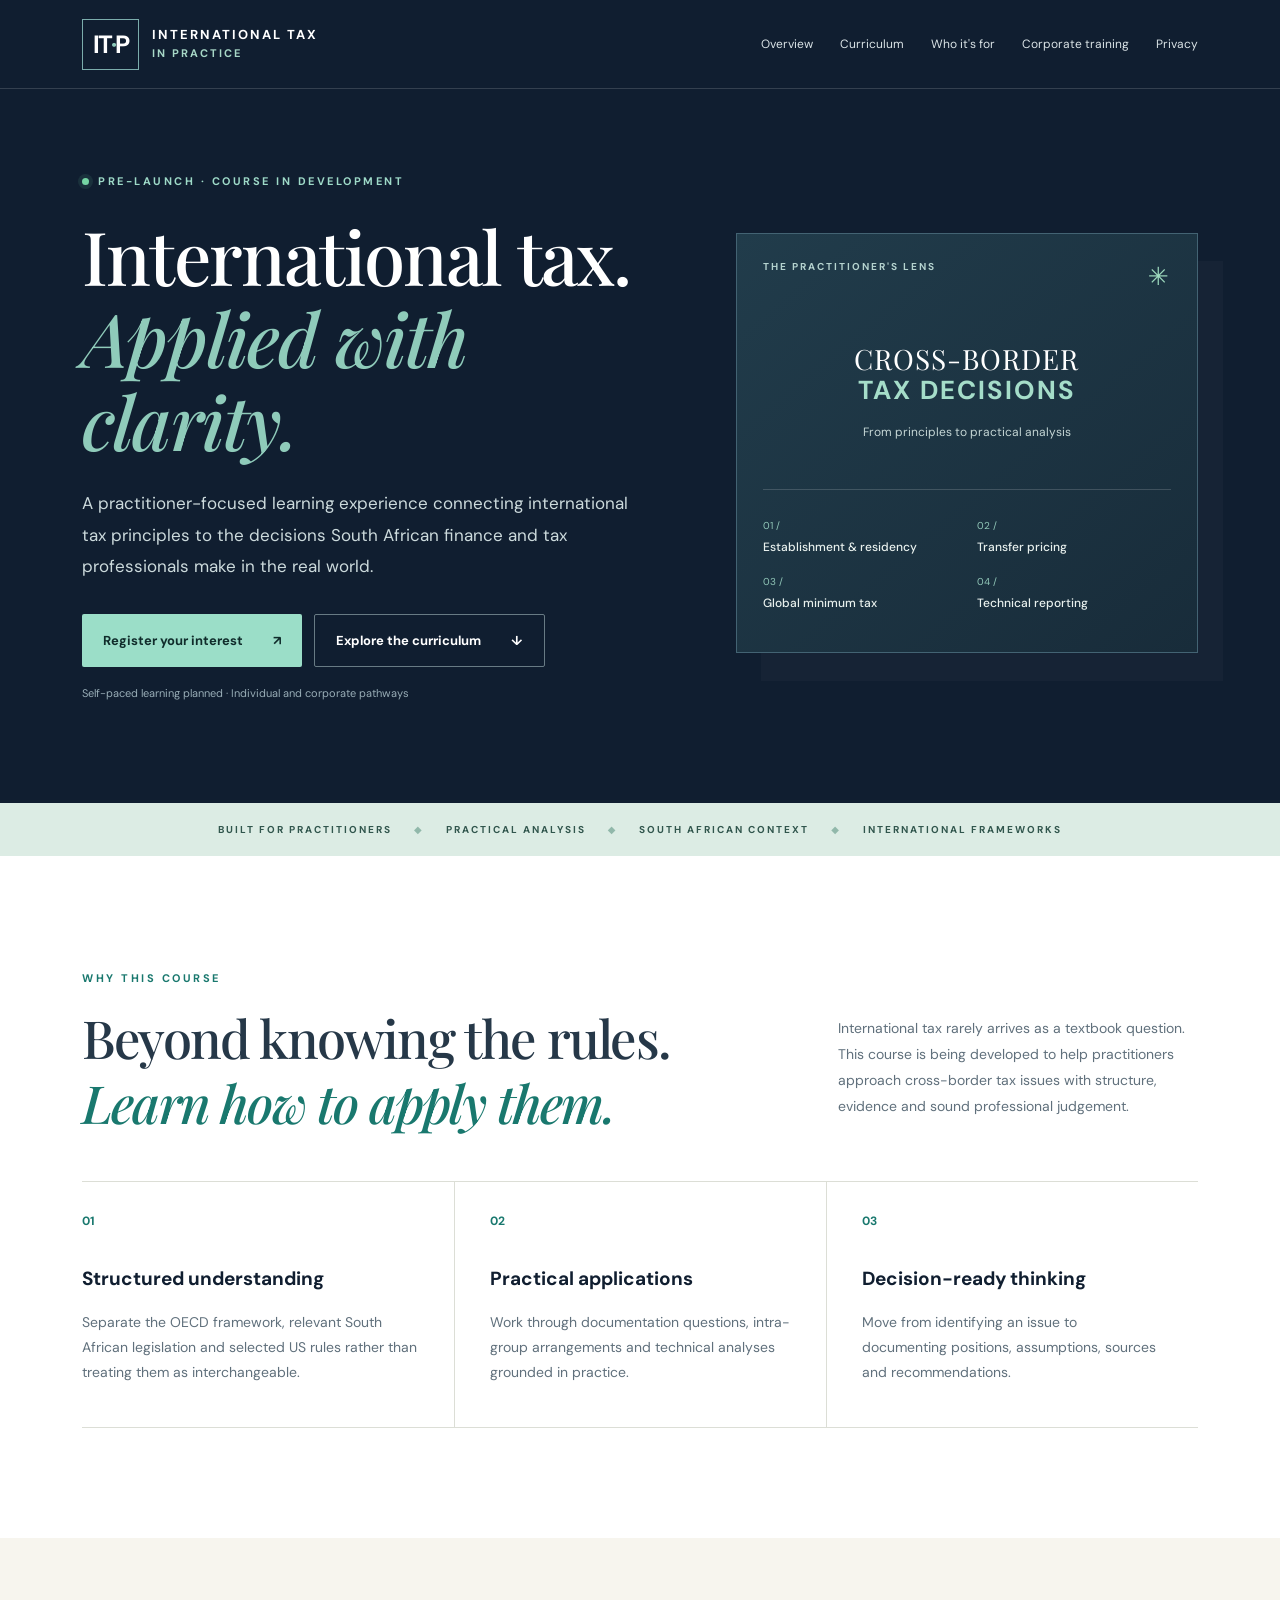
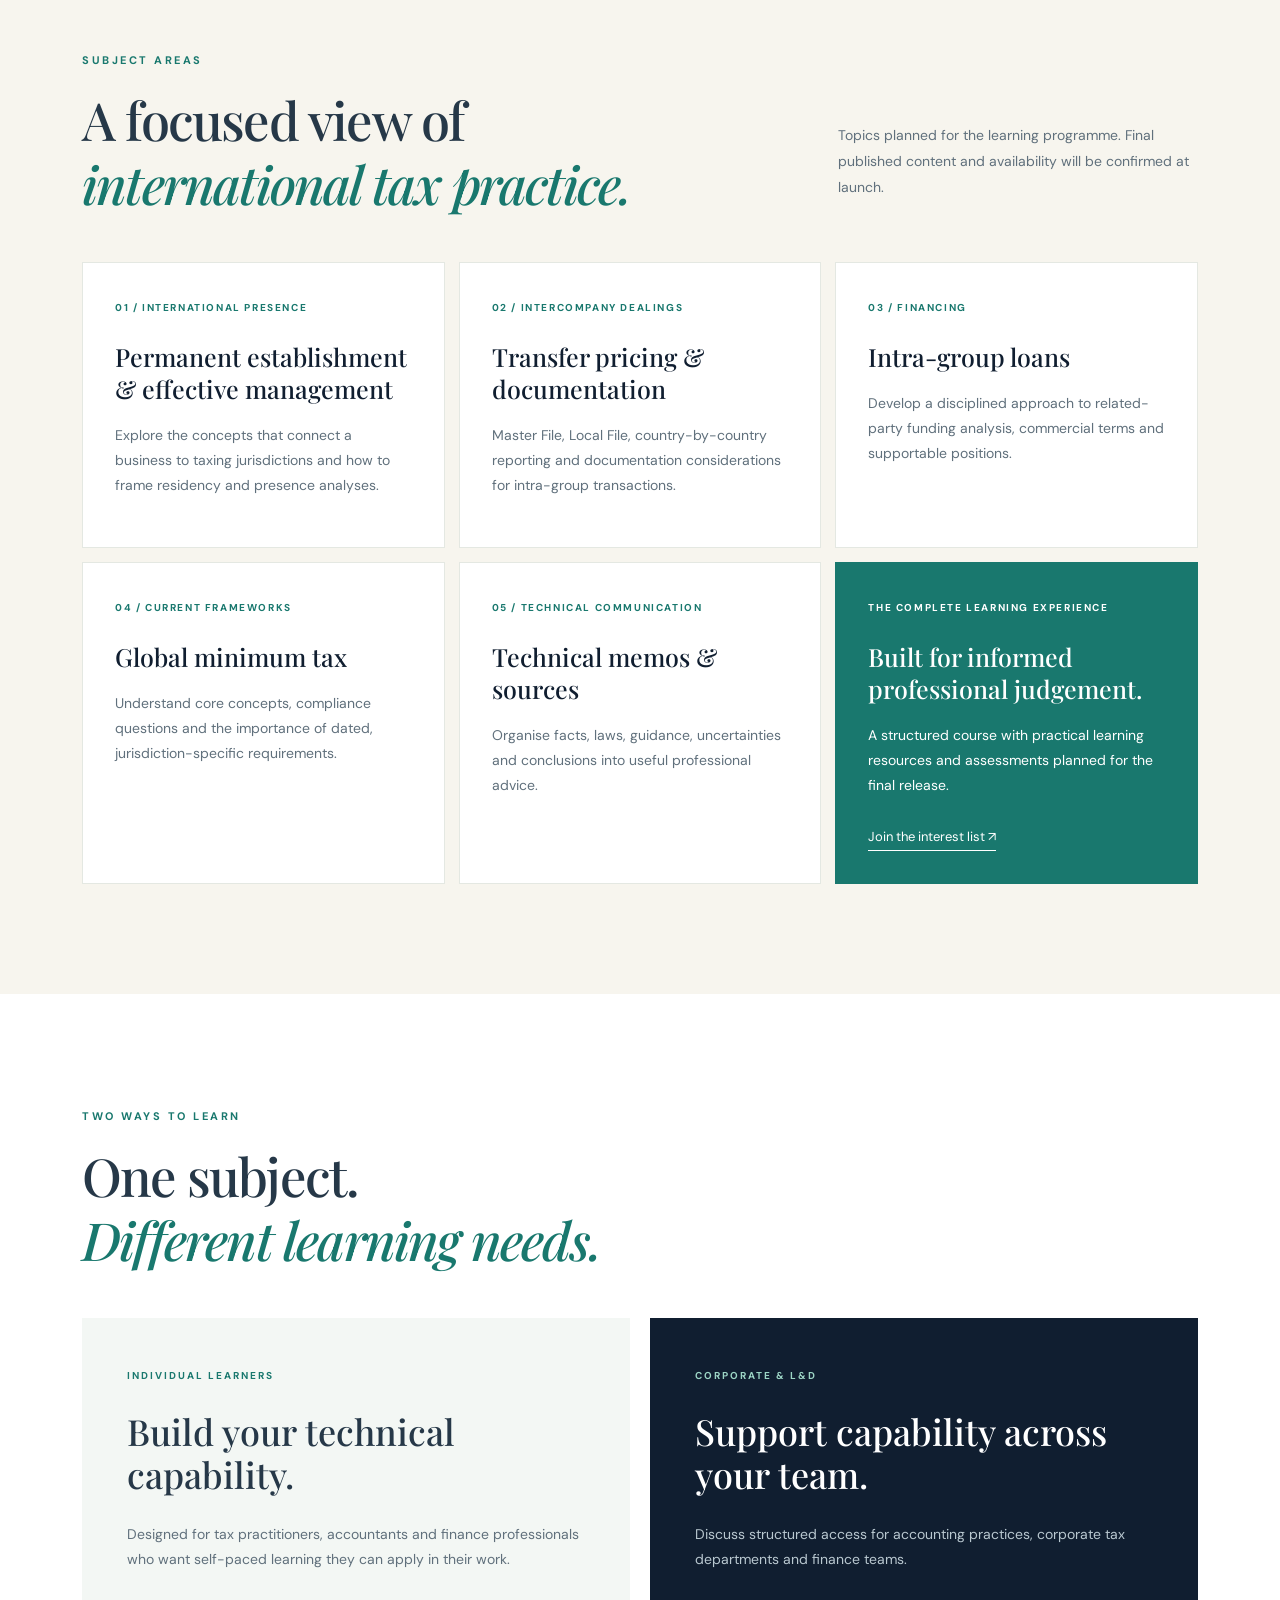
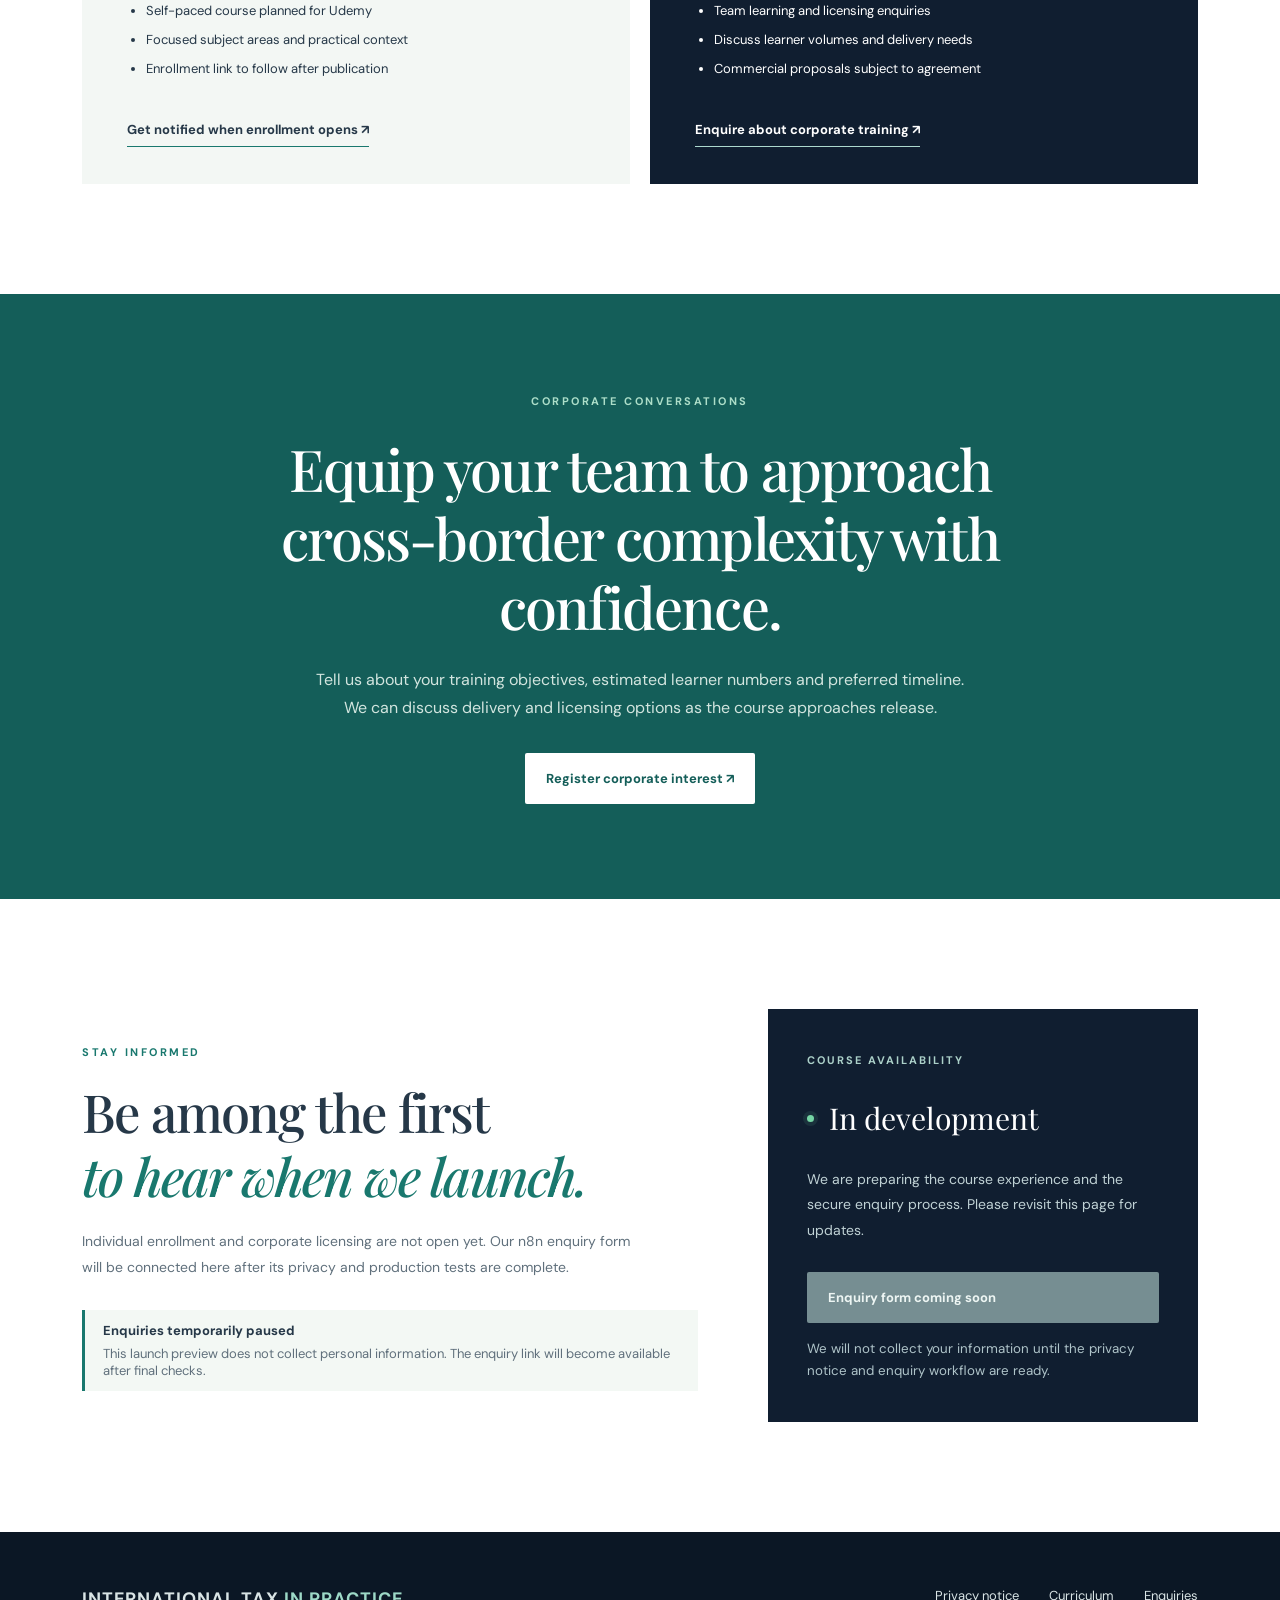
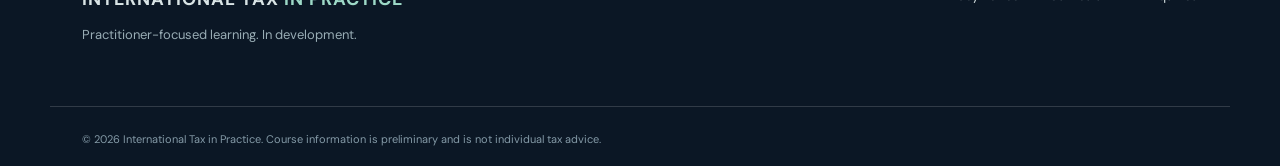
<file: index.html>
<!doctype html>
<html lang="en-ZA">
<head>
  <meta charset="utf-8"><meta name="viewport" content="width=device-width, initial-scale=1">
  <meta name="description" content="International Tax in Practice — a self-paced course exploring permanent establishment, transfer pricing, global minimum tax and cross-border tax analysis for South African practitioners.">
  <meta name="theme-color" content="#101e30"><title>International Tax in Practice | Practitioner-focused learning</title>
  <link rel="stylesheet" href="styles.css">
</head>
<body>
<header class="site-header"><div class="wrap header-inner"><a href="index.html" class="brand" aria-label="International Tax in Practice home"><span class="brand-mark">IT<span>·</span>P</span><span class="brand-name">INTERNATIONAL TAX<br><small>IN PRACTICE</small></span></a><button class="menu-toggle" aria-label="Toggle navigation" aria-controls="site-nav" aria-expanded="false">Menu ☰</button><nav id="site-nav"><a href="#overview">Overview</a><a href="#curriculum">Curriculum</a><a href="#audiences">Who it's for</a><a href="#corporate">Corporate training</a><a href="privacy.html">Privacy</a></nav></div></header>
<main>
<section class="hero"><div class="wrap hero-grid"><div class="hero-content"><span class="eyebrow"><span class="signal"></span> PRE-LAUNCH · COURSE IN DEVELOPMENT</span><h1>International tax.<br><em>Applied with clarity.</em></h1><p class="hero-lede">A practitioner-focused learning experience connecting international tax principles to the decisions South African finance and tax professionals make in the real world.</p><div class="actions"><a class="btn btn-primary" href="#register">Register your interest <span aria-hidden="true">↗</span></a><a class="btn btn-secondary" href="#curriculum">Explore the curriculum <span aria-hidden="true">↓</span></a></div><p class="micro">Self-paced learning planned · Individual and corporate pathways</p></div><div class="hero-visual" aria-label="Key course disciplines"><div class="visual-heading"><span>THE PRACTITIONER'S LENS</span><span class="star">✳</span></div><div class="visual-center">CROSS-BORDER<br><b>TAX DECISIONS</b><span>From principles to practical analysis</span></div><div class="visual-grid"><div><span>01 /</span><strong>Establishment &amp; residency</strong></div><div><span>02 /</span><strong>Transfer pricing</strong></div><div><span>03 /</span><strong>Global minimum tax</strong></div><div><span>04 /</span><strong>Technical reporting</strong></div></div></div></div></section>
<div class="ticker"><div class="wrap">BUILT FOR PRACTITIONERS <span>◆</span> PRACTICAL ANALYSIS <span>◆</span> SOUTH AFRICAN CONTEXT <span>◆</span> INTERNATIONAL FRAMEWORKS</div></div>
<section id="overview" class="section wrap"><div class="section-heading"><div><span class="overline">WHY THIS COURSE</span><h2>Beyond knowing the rules.<br><em>Learn how to apply them.</em></h2></div><p>International tax rarely arrives as a textbook question. This course is being developed to help practitioners approach cross-border tax issues with structure, evidence and sound professional judgement.</p></div><div class="trio"><article class="feature"><div class="feature-no">01</div><h3>Structured understanding</h3><p>Separate the OECD framework, relevant South African legislation and selected US rules rather than treating them as interchangeable.</p></article><article class="feature"><div class="feature-no">02</div><h3>Practical applications</h3><p>Work through documentation questions, intra-group arrangements and technical analyses grounded in practice.</p></article><article class="feature"><div class="feature-no">03</div><h3>Decision-ready thinking</h3><p>Move from identifying an issue to documenting positions, assumptions, sources and recommendations.</p></article></div></section>
<section id="curriculum" class="section pale"><div class="wrap"><div class="section-heading"><div><span class="overline">SUBJECT AREAS</span><h2>A focused view of<br><em>international tax practice.</em></h2></div><p>Topics planned for the learning programme. Final published content and availability will be confirmed at launch.</p></div><div class="curriculum-grid"><article><span>01 / INTERNATIONAL PRESENCE</span><h3>Permanent establishment &amp; effective management</h3><p>Explore the concepts that connect a business to taxing jurisdictions and how to frame residency and presence analyses.</p></article><article><span>02 / INTERCOMPANY DEALINGS</span><h3>Transfer pricing &amp; documentation</h3><p>Master File, Local File, country-by-country reporting and documentation considerations for intra-group transactions.</p></article><article><span>03 / FINANCING</span><h3>Intra-group loans</h3><p>Develop a disciplined approach to related-party funding analysis, commercial terms and supportable positions.</p></article><article><span>04 / CURRENT FRAMEWORKS</span><h3>Global minimum tax</h3><p>Understand core concepts, compliance questions and the importance of dated, jurisdiction-specific requirements.</p></article><article><span>05 / TECHNICAL COMMUNICATION</span><h3>Technical memos &amp; sources</h3><p>Organise facts, laws, guidance, uncertainties and conclusions into useful professional advice.</p></article><article class="course-card"><span>THE COMPLETE LEARNING EXPERIENCE</span><h3>Built for informed professional judgement.</h3><p>A structured course with practical learning resources and assessments planned for the final release.</p><a href="#register">Join the interest list ↗</a></article></div></div></section>
<section id="audiences" class="section wrap"><div class="section-heading"><div><span class="overline">TWO WAYS TO LEARN</span><h2>One subject.<br><em>Different learning needs.</em></h2></div></div><div class="audience-grid"><article class="audience"><span class="mini-pill">INDIVIDUAL LEARNERS</span><h3>Build your technical capability.</h3><p>Designed for tax practitioners, accountants and finance professionals who want self-paced learning they can apply in their work.</p><ul><li>Self-paced course planned for Udemy</li><li>Focused subject areas and practical context</li><li>Enrollment link to follow after publication</li></ul><a class="text-link" href="#register">Get notified when enrollment opens ↗</a></article><article class="audience dark"><span class="mini-pill">CORPORATE &amp; L&amp;D</span><h3>Support capability across your team.</h3><p>Discuss structured access for accounting practices, corporate tax departments and finance teams.</p><ul><li>Team learning and licensing enquiries</li><li>Discuss learner volumes and delivery needs</li><li>Commercial proposals subject to agreement</li></ul><a class="text-link" href="#register">Enquire about corporate training ↗</a></article></div></section>
<section id="corporate" class="statement"><div class="wrap statement-inner"><span class="overline">CORPORATE CONVERSATIONS</span><h2>Equip your team to approach<br>cross-border complexity with confidence.</h2><p>Tell us about your training objectives, estimated learner numbers and preferred timeline. We can discuss delivery and licensing options as the course approaches release.</p><a class="btn btn-light" href="#register">Register corporate interest ↗</a></div></section>
<section id="register" class="section wrap join"><div><span class="overline">STAY INFORMED</span><h2>Be among the first<br><em>to hear when we launch.</em></h2><p>Individual enrollment and corporate licensing are not open yet. Our n8n enquiry form will be connected here after its privacy and production tests are complete.</p><div class="launch-note"><strong>Enquiries temporarily paused</strong><span>This launch preview does not collect personal information. The enquiry link will become available after final checks.</span></div></div><div class="join-panel"><span class="form-label">COURSE AVAILABILITY</span><div class="availability"><span class="signal"></span> In development</div><p>We are preparing the course experience and the secure enquiry process. Please revisit this page for updates.</p><a class="btn btn-disabled" aria-disabled="true" tabindex="-1">Enquiry form coming soon</a><small>We will not collect your information until the privacy notice and enquiry workflow are ready.</small></div></section>
</main><footer><div class="wrap footer-inner"><div><a href="index.html" class="footer-brand">INTERNATIONAL TAX <span>IN PRACTICE</span></a><p>Practitioner-focused learning. In development.</p></div><div><a href="privacy.html">Privacy notice</a><a href="#curriculum">Curriculum</a><a href="#register">Enquiries</a></div></div><div class="wrap footer-bottom">© <span id="year"></span> International Tax in Practice. Course information is preliminary and is not individual tax advice.</div></footer>
<script src="script.js"></script>
</body></html>
</file>
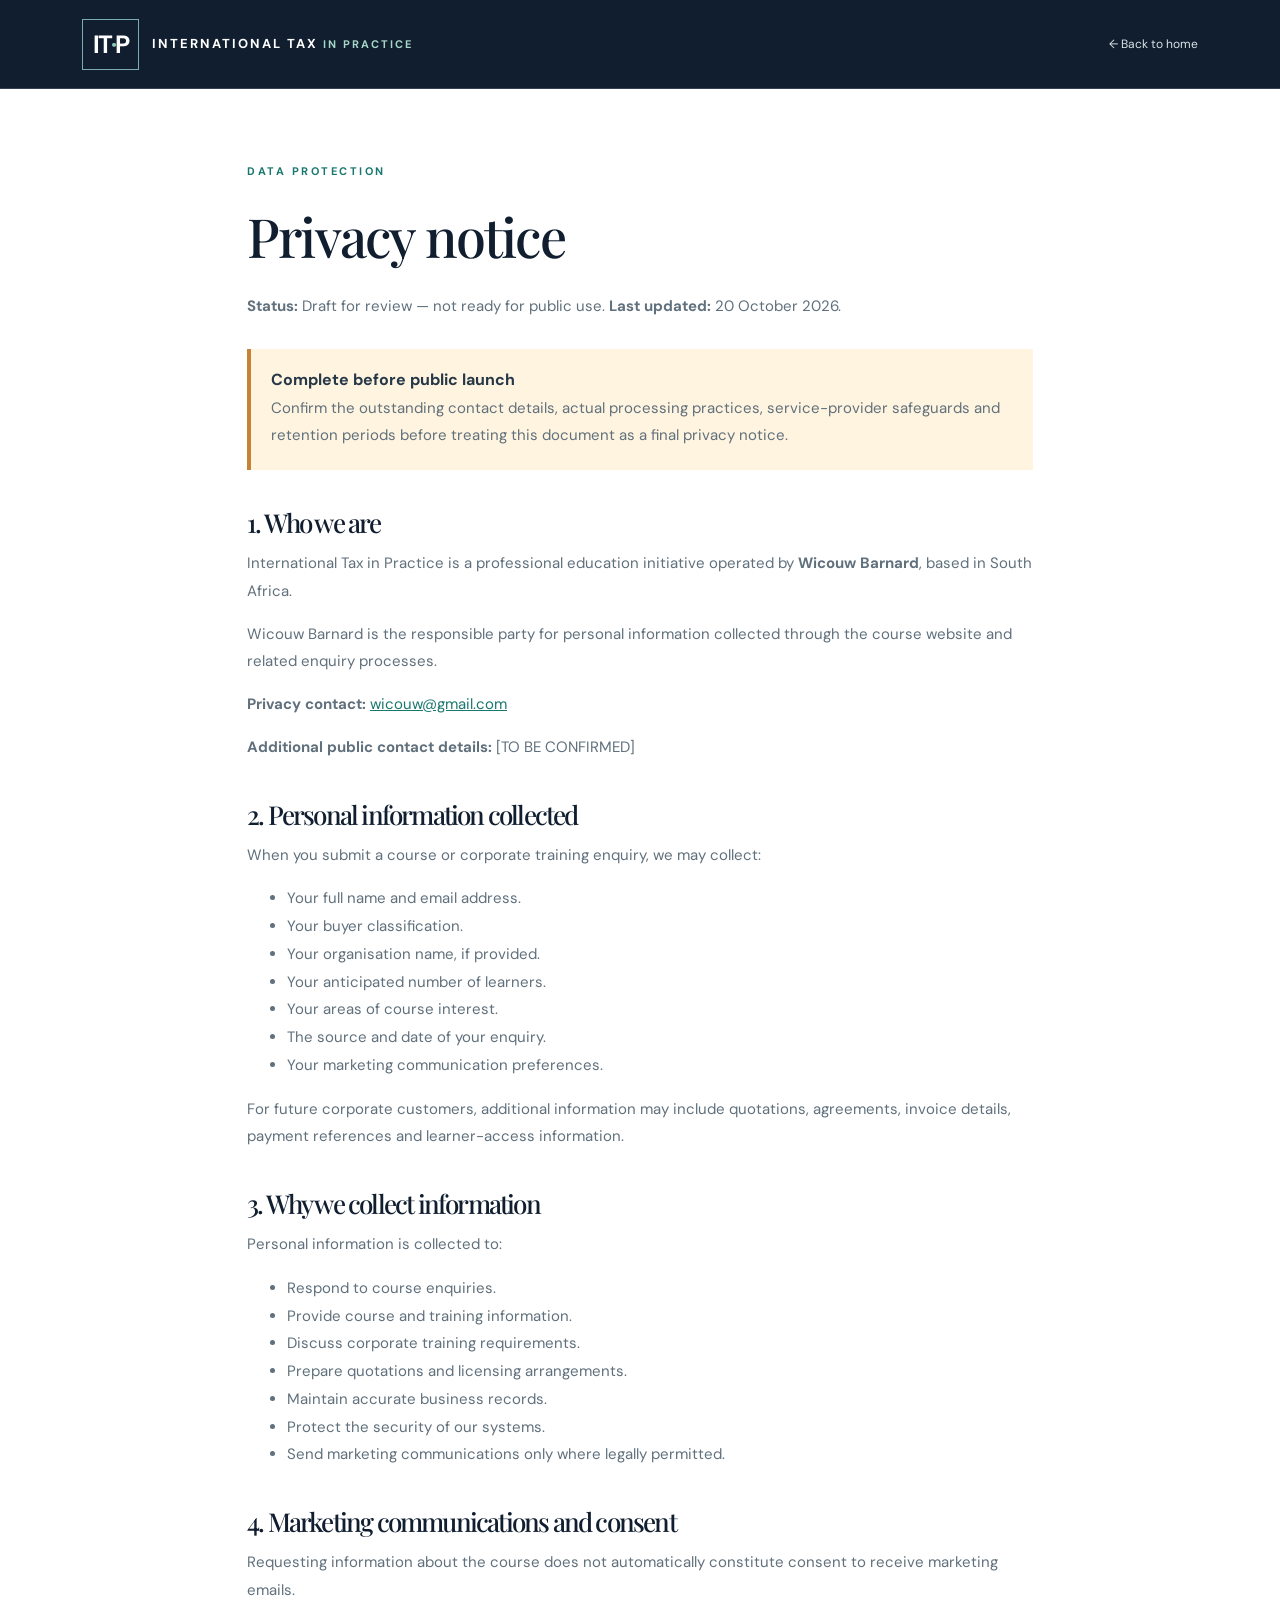
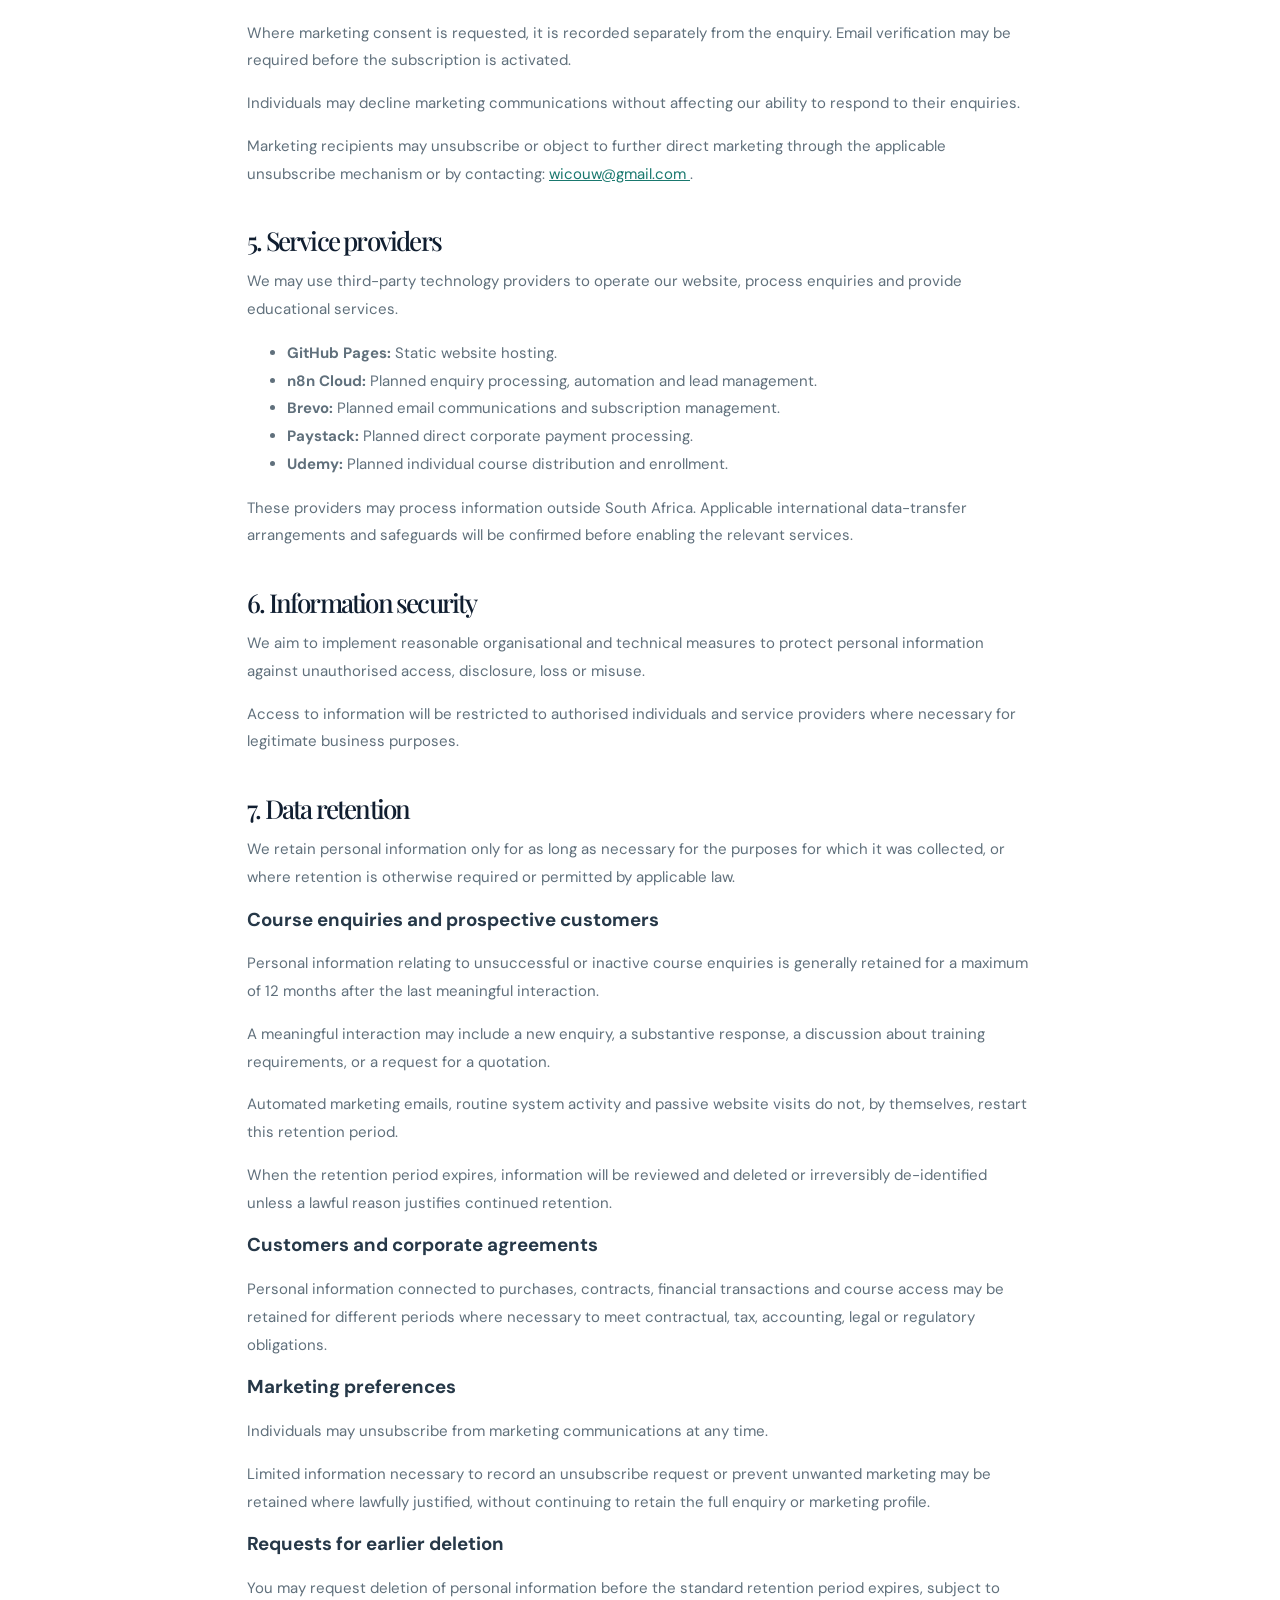
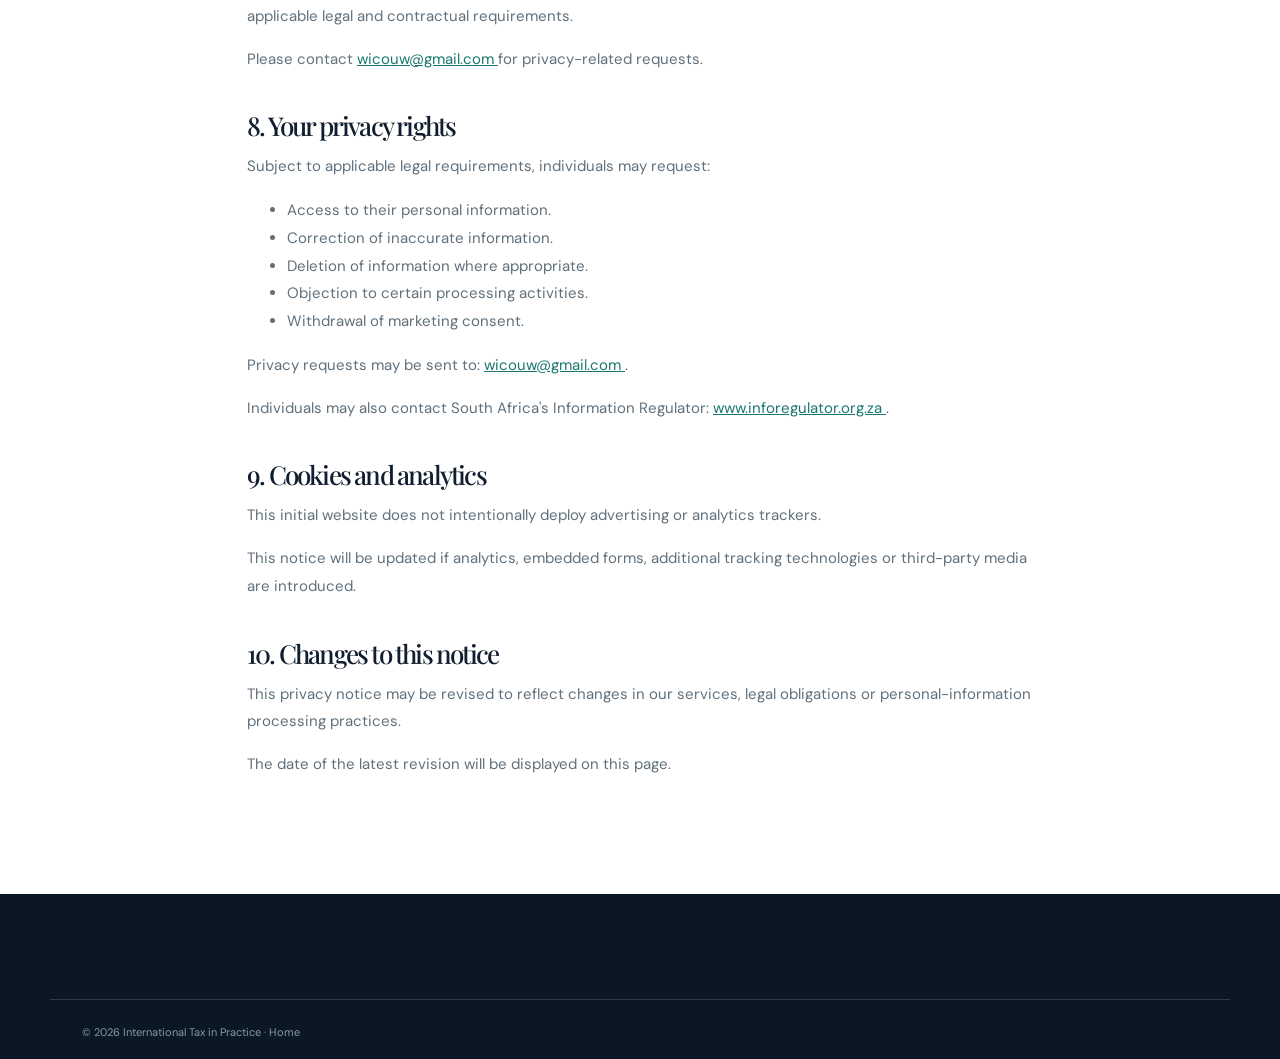
<file: privacy.html>
<!doctype html>
<html lang="en-ZA">
<head>
  <meta charset="utf-8">
  <meta name="viewport"
        content="width=device-width, initial-scale=1">
  <meta name="theme-color" content="#101e30">
  <meta name="robots" content="noindex">

  <title>
    Privacy Notice (Draft) | International Tax in Practice
  </title>

  <link rel="stylesheet" href="styles.css">
</head>

<body>

<header class="site-header">
  <div class="wrap header-inner">
    <a href="index.html" class="brand">
      <span class="brand-mark">
        IT<span>·</span>P
      </span>
      <span class="brand-name">
        INTERNATIONAL TAX
        <small>IN PRACTICE</small>
      </span>
    </a>

    <nav style="display:flex">
      <a href="index.html">← Back to home</a>
    </nav>
  </div>
</header>

<main class="wrap legal">

  <span class="overline">DATA PROTECTION</span>

  <h1>Privacy notice</h1>

  <p>
    <strong>Status:</strong>
    Draft for review — not ready for public use.
    <strong>Last updated:</strong>
    20 October 2026.
  </p>

  <div class="legal-warning">
    <strong>Complete before public launch</strong>
    <p>
      Confirm the outstanding contact details,
      actual processing practices, service-provider
      safeguards and retention periods before
      treating this document as a final privacy notice.
    </p>
  </div>

  <h2>1. Who we are</h2>

  <p>
    International Tax in Practice is a professional
    education initiative operated by
    <strong>Wicouw Barnard</strong>, based in
    South Africa.
  </p>

  <p>
    Wicouw Barnard is the responsible party for
    personal information collected through the
    course website and related enquiry processes.
  </p>

  <p>
    <strong>Privacy contact:</strong>
    <a href="mailto:wicouw@gmail.com">
      wicouw@gmail.com
    </a>
  </p>

  <p>
    <strong>Additional public contact details:</strong>
    [TO BE CONFIRMED]
  </p>

  <h2>2. Personal information collected</h2>

  <p>
    When you submit a course or corporate training
    enquiry, we may collect:
  </p>

  <ul>
    <li>Your full name and email address.</li>
    <li>Your buyer classification.</li>
    <li>Your organisation name, if provided.</li>
    <li>Your anticipated number of learners.</li>
    <li>Your areas of course interest.</li>
    <li>The source and date of your enquiry.</li>
    <li>Your marketing communication preferences.</li>
  </ul>

  <p>
    For future corporate customers, additional
    information may include quotations, agreements,
    invoice details, payment references and
    learner-access information.
  </p>

  <h2>3. Why we collect information</h2>

  <p>
    Personal information is collected to:
  </p>

  <ul>
    <li>Respond to course enquiries.</li>
    <li>Provide course and training information.</li>
    <li>Discuss corporate training requirements.</li>
    <li>Prepare quotations and licensing arrangements.</li>
    <li>Maintain accurate business records.</li>
    <li>Protect the security of our systems.</li>
    <li>
      Send marketing communications only where
      legally permitted.
    </li>
  </ul>

  <h2>4. Marketing communications and consent</h2>

  <p>
    Requesting information about the course does
    not automatically constitute consent to
    receive marketing emails.
  </p>

  <p>
    Where marketing consent is requested,
    it is recorded separately from the enquiry.
    Email verification may be required before
    the subscription is activated.
  </p>

  <p>
    Individuals may decline marketing communications
    without affecting our ability to respond
    to their enquiries.
  </p>

  <p>
    Marketing recipients may unsubscribe or
    object to further direct marketing through
    the applicable unsubscribe mechanism or by
    contacting:
    <a href="mailto:wicouw@gmail.com">
      wicouw@gmail.com
    </a>.
  </p>

  <h2>5. Service providers</h2>

  <p>
    We may use third-party technology providers
    to operate our website, process enquiries
    and provide educational services.
  </p>

  <ul>
    <li>
      <strong>GitHub Pages:</strong>
      Static website hosting.
    </li>
    <li>
      <strong>n8n Cloud:</strong>
      Planned enquiry processing, automation
      and lead management.
    </li>
    <li>
      <strong>Brevo:</strong>
      Planned email communications and
      subscription management.
    </li>
    <li>
      <strong>Paystack:</strong>
      Planned direct corporate payment processing.
    </li>
    <li>
      <strong>Udemy:</strong>
      Planned individual course distribution
      and enrollment.
    </li>
  </ul>

  <p>
    These providers may process information
    outside South Africa.
    Applicable international data-transfer
    arrangements and safeguards will be confirmed
    before enabling the relevant services.
  </p>

  <h2>6. Information security</h2>

  <p>
    We aim to implement reasonable organisational
    and technical measures to protect personal
    information against unauthorised access,
    disclosure, loss or misuse.
  </p>

  <p>
    Access to information will be restricted
    to authorised individuals and service
    providers where necessary for legitimate
    business purposes.
  </p>

 
<h2>7. Data retention</h2>

<p>
  We retain personal information only for as long
  as necessary for the purposes for which it was
  collected, or where retention is otherwise
  required or permitted by applicable law.
</p>

<h3>Course enquiries and prospective customers</h3>

<p>
  Personal information relating to unsuccessful
  or inactive course enquiries is generally
  retained for a maximum of 12 months after
  the last meaningful interaction.
</p>

<p>
  A meaningful interaction may include a new
  enquiry, a substantive response, a discussion
  about training requirements, or a request
  for a quotation.
</p>

<p>
  Automated marketing emails, routine system
  activity and passive website visits do not,
  by themselves, restart this retention period.
</p>

<p>
  When the retention period expires, information
  will be reviewed and deleted or irreversibly
  de-identified unless a lawful reason justifies
  continued retention.
</p>

<h3>Customers and corporate agreements</h3>

<p>
  Personal information connected to purchases,
  contracts, financial transactions and course
  access may be retained for different periods
  where necessary to meet contractual, tax,
  accounting, legal or regulatory obligations.
</p>

<h3>Marketing preferences</h3>

<p>
  Individuals may unsubscribe from marketing
  communications at any time.
</p>

<p>
  Limited information necessary to record an
  unsubscribe request or prevent unwanted
  marketing may be retained where lawfully
  justified, without continuing to retain the
  full enquiry or marketing profile.
</p>

<h3>Requests for earlier deletion</h3>

<p>
  You may request deletion of personal
  information before the standard retention
  period expires, subject to applicable legal
  and contractual requirements.
</p>

<p>
  Please contact
  <a href="mailto:wicouw@gmail.com">
    wicouw@gmail.com
  </a>
  for privacy-related requests.
</p>

  <h2>8. Your privacy rights</h2>

  <p>
    Subject to applicable legal requirements,
    individuals may request:
  </p>

  <ul>
    <li>Access to their personal information.</li>
    <li>Correction of inaccurate information.</li>
    <li>Deletion of information where appropriate.</li>
    <li>Objection to certain processing activities.</li>
    <li>Withdrawal of marketing consent.</li>
  </ul>

  <p>
    Privacy requests may be sent to:
    <a href="mailto:wicouw@gmail.com">
      wicouw@gmail.com
    </a>.
  </p>

  <p>
    Individuals may also contact South Africa's
    Information Regulator:
    <a href="https://inforegulator.org.za/"
       target="_blank"
       rel="noopener noreferrer">
      www.inforegulator.org.za
    </a>.
  </p>

  <h2>9. Cookies and analytics</h2>

  <p>
    This initial website does not intentionally
    deploy advertising or analytics trackers.
  </p>

  <p>
    This notice will be updated if analytics,
    embedded forms, additional tracking
    technologies or third-party media
    are introduced.
  </p>

  <h2>10. Changes to this notice</h2>

  <p>
    This privacy notice may be revised to reflect
    changes in our services, legal obligations
    or personal-information processing practices.
  </p>

  <p>
    The date of the latest revision will
    be displayed on this page.
  </p>

</main>

<footer>
  <div class="wrap footer-bottom">
    © <span id="year"></span>
    International Tax in Practice ·
    <a href="index.html">Home</a>
  </div>
</footer>

<script src="script.js"></script>

</body>
</html>
</file>
<file: styles.css>
@import url('https://fonts.googleapis.com/css2?family=DM+Sans:wght@400;500;600;700&family=Playfair+Display:ital,wght@0,500;0,600;1,500;1,600&display=swap');
:root{--navy:#101e30;--navy2:#18283a;--teal:#19786e;--mint:#a7d8c7;--cream:#f7f5ee;--line:#dcded6;--ink:#263848;--muted:#60707c}*{box-sizing:border-box}html{scroll-behavior:smooth}body{margin:0;font-family:'DM Sans',system-ui,sans-serif;color:var(--ink);background:#fff}a{color:inherit;text-decoration:none}.wrap{max-width:1180px;margin:auto;padding:0 32px}.site-header{background:var(--navy);color:#fff;border-bottom:1px solid #ffffff26}.header-inner{height:88px;display:flex;align-items:center;justify-content:space-between;gap:22px}.brand{display:flex;align-items:center;gap:13px}.brand-mark{font-size:25px;letter-spacing:-2px;font-weight:700;border:1px solid #7badac;padding:8px 10px}.brand-mark span{color:#8bc9b9}.brand-name{font-size:13px;letter-spacing:2px;font-weight:700;line-height:1.35}.brand-name small{color:var(--mint);font-size:11px}nav{display:flex;gap:27px}nav a{font-size:12px;color:#dae3e6}nav a:hover{color:#a9ddcd}.menu-toggle{display:none}.hero{background:var(--navy);color:#fff;padding:85px 0 92px;overflow:hidden}.hero-grid{display:grid;grid-template-columns:1.12fr .88fr;gap:65px;align-items:center}.eyebrow,.overline{font-size:11px;font-weight:700;letter-spacing:2.5px;color:var(--teal)}.eyebrow{color:#9edac8;display:flex;align-items:center;gap:9px}.signal{display:inline-block;width:7px;height:7px;border-radius:50%;background:#75d5a4;box-shadow:0 0 0 4px #75d5a41a}h1,h2,h3,p{margin-top:0}h1,h2{font-family:'Playfair Display',Georgia,serif;font-weight:500;letter-spacing:-1.8px}h1{font-size:clamp(51px,5.8vw,82px);line-height:1.11;margin:27px 0 26px}h1 em,h2 em{color:#8fcbba;font-weight:500}.hero-lede{font-size:17px;color:#ccdadc;line-height:1.85;max-width:555px}.actions{display:flex;gap:12px;flex-wrap:wrap;margin:32px 0 19px}.btn{display:inline-flex;align-items:center;justify-content:space-between;gap:30px;padding:17px 21px;font-size:13px;font-weight:700;border-radius:2px}.btn-primary{background:#9bdec8;color:#102c2b}.btn-primary:hover{background:#b9eddb}.btn-secondary{color:#fff;border:1px solid #687b84}.btn-secondary:hover{border-color:#fff}.micro{font-size:11px;color:#98adb6}.hero-visual{padding:26px;background:linear-gradient(140deg,#213c4b,#182c3a);border:1px solid #436373;box-shadow:25px 28px 0 #ffffff06;min-height:420px}.visual-heading{display:flex;justify-content:space-between;font-size:10px;letter-spacing:2px;color:#b5d3cf;font-weight:700}.star{font-size:25px;color:#9dd9bd}.visual-center{height:197px;display:flex;align-items:center;justify-content:center;flex-direction:column;text-align:center;border-bottom:1px solid #ffffff29;font-family:'Playfair Display',serif;font-size:28px;line-height:1.2;letter-spacing:1px}.visual-center b{font-family:'DM Sans',sans-serif;font-size:26px;letter-spacing:2px;color:#a5ddc9}.visual-center span{font:12px 'DM Sans',sans-serif;letter-spacing:0;color:#c5d6d5;margin-top:17px}.visual-grid{display:grid;grid-template-columns:1fr 1fr;gap:20px;padding:29px 0 6px}.visual-grid div{display:flex;flex-direction:column;gap:7px}.visual-grid span{font-size:10px;color:#92c8b9}.visual-grid strong{font-weight:500;font-size:12px;color:#e9f1ee}.ticker{background:#dcece4;padding:20px 0;text-align:center;color:#31564d;font-size:10px;letter-spacing:2px;font-weight:700}.ticker span{margin:0 18px;color:#91b8aa}.section{padding-top:110px;padding-bottom:110px}.section-heading{display:flex;justify-content:space-between;gap:40px;align-items:end;margin-bottom:47px}.section-heading>div{max-width:700px}.section-heading>p{max-width:360px;color:var(--muted);font-size:14px;line-height:1.85}.section h2{font-size:clamp(38px,4.1vw,57px);line-height:1.22;margin:18px 0 0}.section h2 em{color:var(--teal)}.trio{display:grid;grid-template-columns:repeat(3,1fr);border-top:1px solid var(--line);border-bottom:1px solid var(--line)}.feature{padding:31px 35px 28px 0}.feature+.feature{padding-left:35px;border-left:1px solid var(--line)}.feature-no{font-size:12px;color:var(--teal);font-weight:700;margin-bottom:37px}.feature h3{font-size:19px;color:var(--navy)}.feature p,.curriculum-grid p,.audience p,.join p{color:var(--muted);line-height:1.8;font-size:14px}.pale{background:var(--cream)}.curriculum-grid{display:grid;grid-template-columns:repeat(3,1fr);gap:14px}.curriculum-grid article{background:white;padding:32px;min-height:286px;border:1px solid #e4e8e2}.curriculum-grid article>span{font-size:10px;font-weight:700;letter-spacing:1.6px;color:var(--teal)}.curriculum-grid h3{font-family:'Playfair Display',Georgia,serif;font-size:25px;font-weight:500;line-height:1.28;margin:25px 0 18px;color:var(--navy)}.curriculum-grid .course-card{background:var(--teal);color:white;border-color:var(--teal)}.course-card>span,.course-card h3,.course-card p{color:#fff!important}.course-card a{display:inline-block;border-bottom:1px solid white;padding-bottom:5px;font-size:13px;margin-top:15px}.audience-grid{display:grid;grid-template-columns:1fr 1fr;gap:20px}.audience{padding:45px;background:#f3f7f4}.audience.dark{background:var(--navy);color:#fff}.mini-pill{font-size:10px;letter-spacing:2px;font-weight:700;color:var(--teal)}.dark .mini-pill{color:#9cd5c5}.audience h3{font-family:'Playfair Display',serif;font-weight:500;font-size:36px;line-height:1.2;margin:26px 0}.audience p{max-width:490px}.dark p{color:#b9c8d0}.audience ul{padding-left:19px;line-height:2.2;font-size:13px;margin:25px 0 35px}.text-link{font-size:13px;font-weight:700;border-bottom:1px solid var(--teal);padding-bottom:8px}.dark .text-link{border-color:#acd9ce}.statement{background:#145e59;color:white;padding:95px 0}.statement-inner{text-align:center;max-width:900px}.statement .overline{color:#addec9}.statement h2{font-size:clamp(34px,4.5vw,60px);line-height:1.2;margin:24px 0}.statement p{max-width:660px;margin:0 auto 30px;color:#d2e5df;line-height:1.8}.btn-light{background:#fff;color:#145e59}.join{display:grid;grid-template-columns:1fr 430px;gap:70px;align-items:center}.join>div:first-child>p{max-width:570px;margin-top:22px}.launch-note{margin-top:30px;border-left:3px solid var(--teal);padding:12px 18px;background:#f3f8f4;display:flex;flex-direction:column;gap:6px;font-size:13px}.launch-note span{color:var(--muted)}.join-panel{background:var(--navy);padding:39px;color:white}.form-label{letter-spacing:2px;color:#acd1c9;font-size:11px;font-weight:700}.availability{font:30px 'Playfair Display',serif;margin:29px 0;display:flex;align-items:center;gap:15px}.join-panel p{color:#c0d2d5}.btn-disabled{background:#768e92;color:#edf5f3;cursor:not-allowed;width:100%;margin:15px 0}.join-panel small{color:#afc4c9;line-height:1.7;display:block}footer{background:#0b1725;color:#d9e4e5;padding:55px 0 20px}.footer-inner{display:flex;justify-content:space-between;gap:30px}.footer-brand{font-size:18px;font-weight:700;letter-spacing:1px}.footer-brand span{color:#9dd9c7}.footer-inner p{color:#99adb5;margin-top:15px;font-size:13px}.footer-inner>div:last-child{display:flex;gap:30px;font-size:13px}.footer-bottom{border-top:1px solid #ffffff28;padding-top:25px;color:#849aa7;font-size:11px;margin-top:50px}.legal{max-width:850px;padding-top:70px;padding-bottom:100px}.legal h1{color:var(--navy);font-size:54px}.legal h2{font:500 26px 'Playfair Display',serif;margin:35px 0 10px;color:var(--navy)}.legal p,.legal li{font-size:15px;color:var(--muted);line-height:1.85}.legal-warning{padding:20px;background:#fff4df;border-left:4px solid #c78335;margin:28px 0}.legal-warning strong{display:block;margin-bottom:5px}.legal-warning p{margin:0}.legal a{text-decoration:underline;color:var(--teal)}
@media(max-width:900px){.hero-grid{grid-template-columns:1fr;gap:35px}.hero-visual{max-width:570px}.curriculum-grid{grid-template-columns:repeat(2,1fr)}.join{grid-template-columns:1fr}.section-heading{display:block}.section-heading>p{max-width:600px;margin-top:22px}.ticker{line-height:2}}@media(max-width:650px){.wrap{padding-left:20px;padding-right:20px}.header-inner{height:75px}.brand-name{font-size:10px}.brand-mark{font-size:19px}.menu-toggle{display:block;background:none;color:#fff;border:1px solid #ffffff55;padding:9px;font:12px 'DM Sans',sans-serif}nav{display:none;position:absolute;top:75px;left:0;right:0;background:#16283a;z-index:10;padding:22px;flex-direction:column;gap:20px}nav.open{display:flex}.hero{padding:62px 0}.hero h1{font-size:52px}.hero-visual{padding:18px;min-height:360px}.ticker{font-size:9px}.ticker span{margin:0 5px}.section{padding-top:70px;padding-bottom:70px}.trio,.audience-grid,.curriculum-grid{grid-template-columns:1fr}.feature,.feature+.feature{border-left:none;padding:25px 0;border-top:1px solid var(--line)}.audience{padding:30px}.statement{padding:75px 0}.join-panel{padding:28px}.footer-inner{flex-direction:column}.footer-inner>div:last-child{flex-wrap:wrap}.legal h1{font-size:43px}}
</file>
